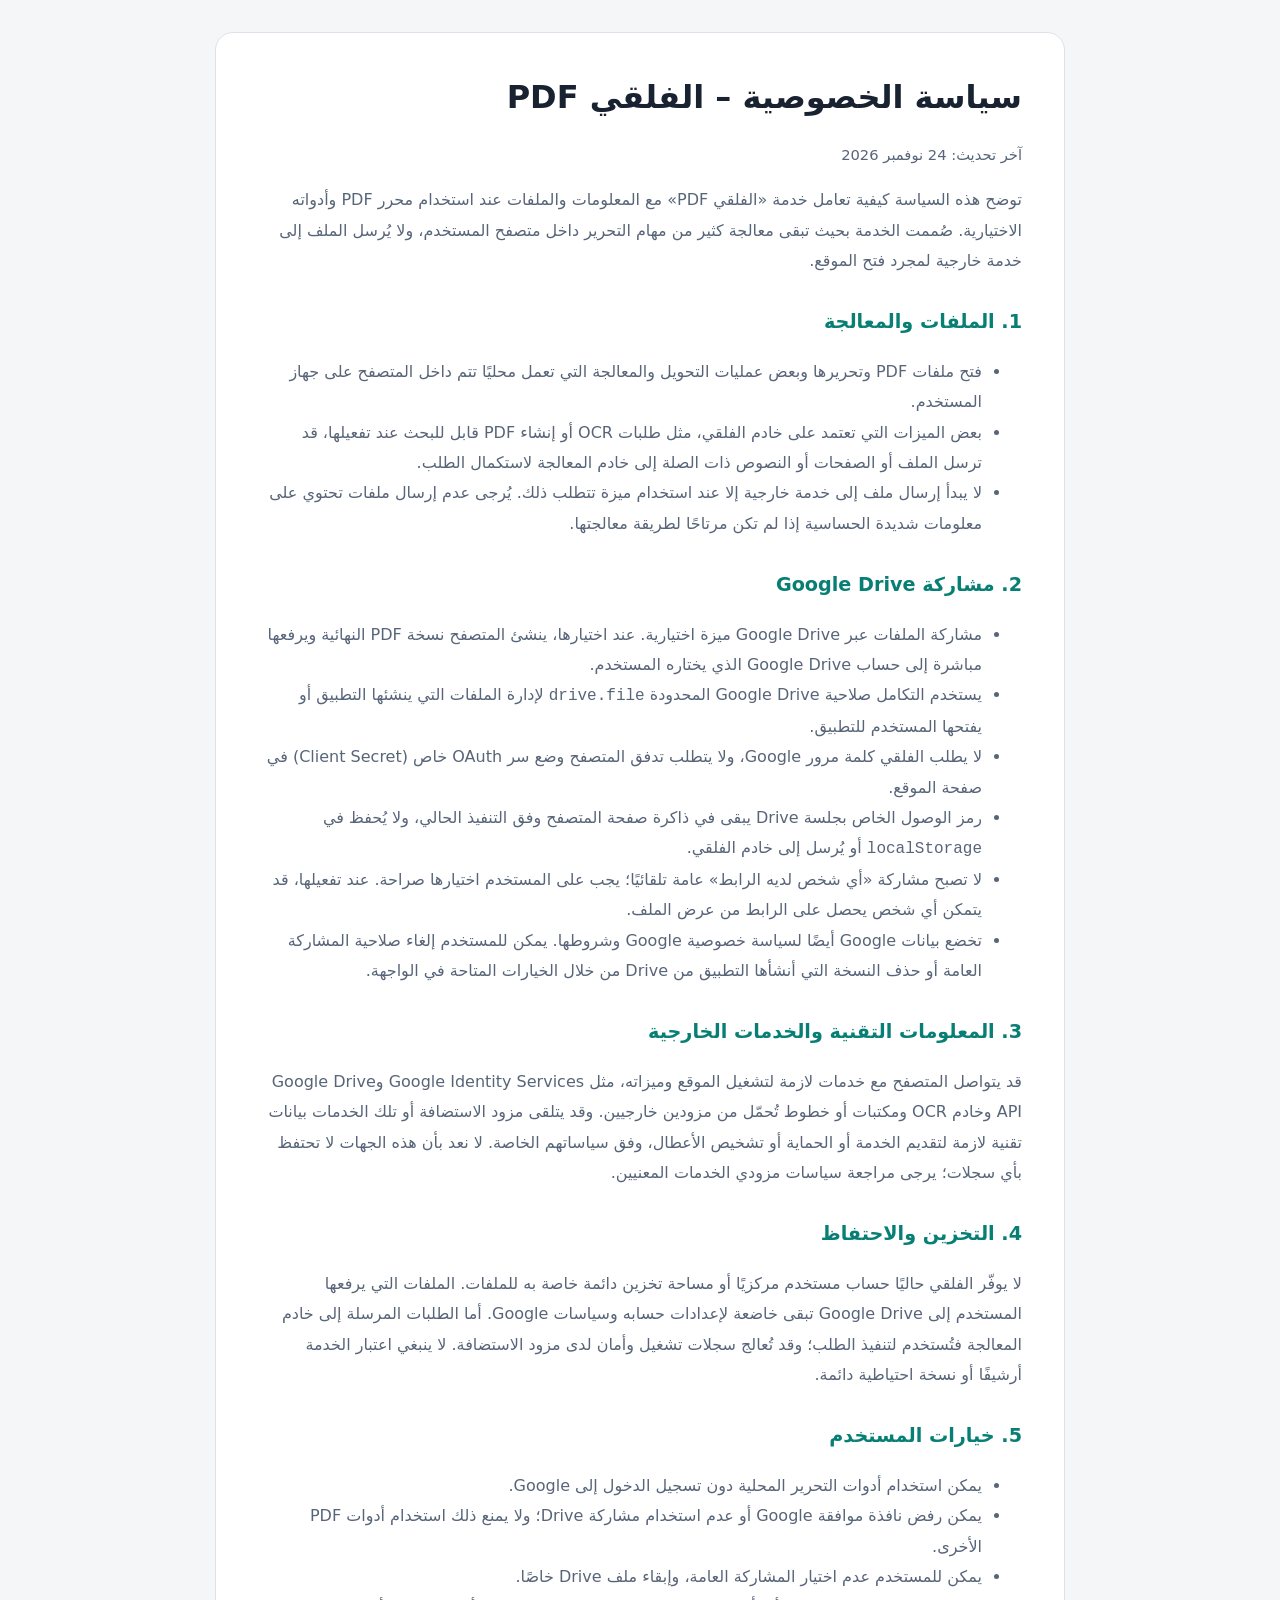
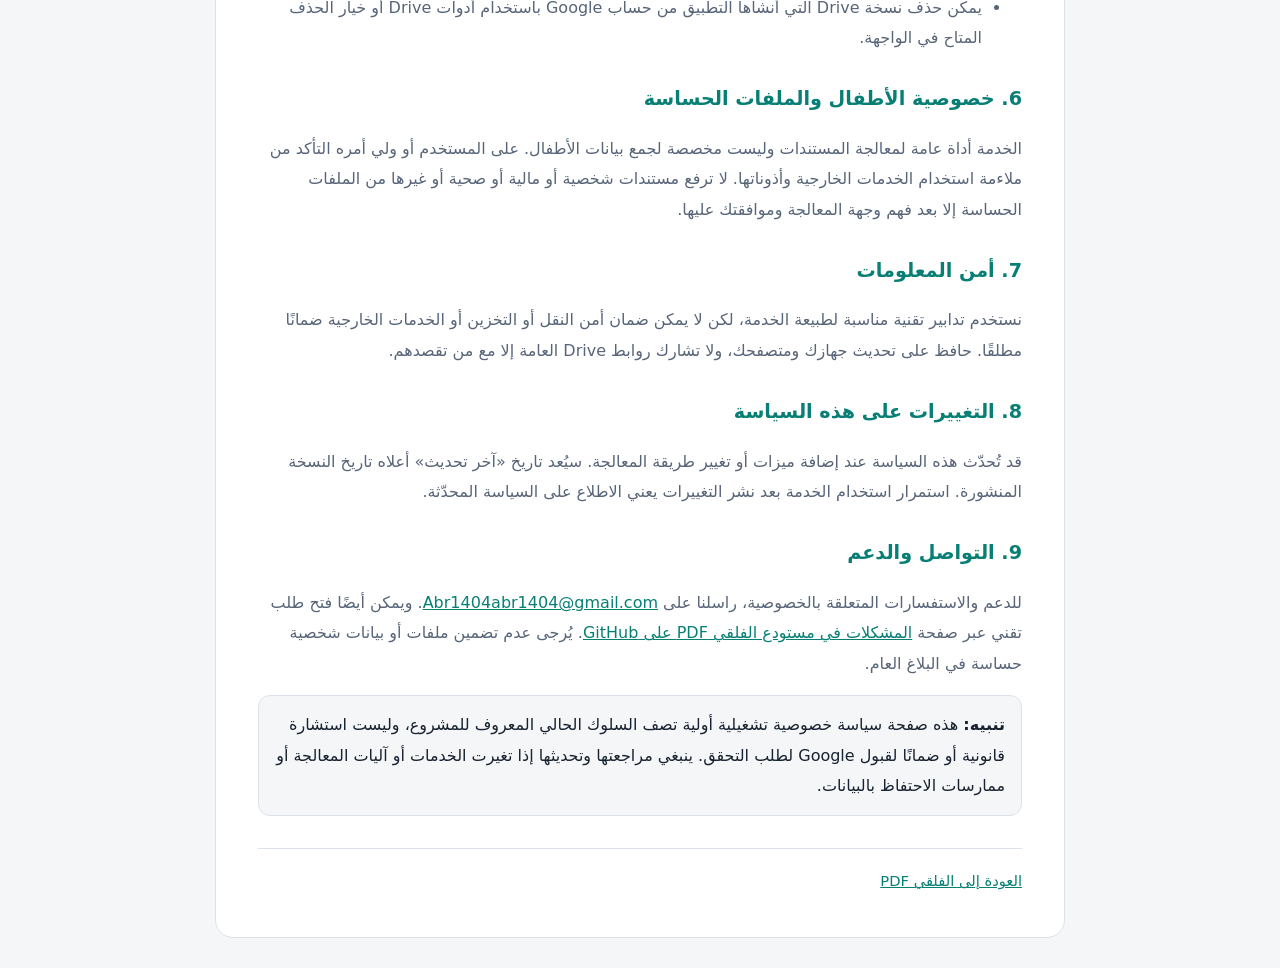
<file: privacy.html>
<!doctype html>
<html lang="ar" dir="rtl">
<head>
  <meta charset="utf-8">
  <meta name="viewport" content="width=device-width, initial-scale=1">
  <meta name="robots" content="index,follow">
  <title>سياسة الخصوصية | الفلقي PDF</title>
  <style>
    :root{color-scheme:light dark;--bg:#f4f6f8;--panel:#fff;--ink:#182230;--muted:#586579;--line:#dce2e9;--accent:#087f75}
    @media(prefers-color-scheme:dark){:root{--bg:#111820;--panel:#1b2632;--ink:#edf2f7;--muted:#b0bdca;--line:#344252;--accent:#5ee0c5}}
    *{box-sizing:border-box}body{margin:0;background:var(--bg);color:var(--ink);font:16px/1.9 system-ui,-apple-system,"Segoe UI",sans-serif}
    main{width:min(850px,calc(100% - 28px));margin:32px auto;padding:clamp(20px,5vw,42px);background:var(--panel);border:1px solid var(--line);border-radius:18px}
    h1{line-height:1.4;margin-top:0}h2{font-size:1.2rem;margin-top:28px;color:var(--accent)}
    p,li{color:var(--muted)}a{color:var(--accent);overflow-wrap:anywhere}
    .date{font-size:.92rem;color:var(--muted)}.notice{padding:14px 16px;border:1px solid var(--line);border-radius:12px;background:var(--bg)}
    footer{margin-top:32px;padding-top:18px;border-top:1px solid var(--line);font-size:.92rem;color:var(--muted)}
  </style>
</head>
<body>
<main>
  <h1>سياسة الخصوصية – الفلقي PDF</h1>
  <p class="date">آخر تحديث: 24 نوفمبر 2026</p>
  <p>توضح هذه السياسة كيفية تعامل خدمة «الفلقي PDF» مع المعلومات والملفات عند استخدام محرر PDF وأدواته الاختيارية. صُممت الخدمة بحيث تبقى معالجة كثير من مهام التحرير داخل متصفح المستخدم، ولا يُرسل الملف إلى خدمة خارجية لمجرد فتح الموقع.</p>

  <h2>1. الملفات والمعالجة</h2>
  <ul>
    <li>فتح ملفات PDF وتحريرها وبعض عمليات التحويل والمعالجة التي تعمل محليًا تتم داخل المتصفح على جهاز المستخدم.</li>
    <li>بعض الميزات التي تعتمد على خادم الفلقي، مثل طلبات OCR أو إنشاء PDF قابل للبحث عند تفعيلها، قد ترسل الملف أو الصفحات أو النصوص ذات الصلة إلى خادم المعالجة لاستكمال الطلب.</li>
    <li>لا يبدأ إرسال ملف إلى خدمة خارجية إلا عند استخدام ميزة تتطلب ذلك. يُرجى عدم إرسال ملفات تحتوي على معلومات شديدة الحساسية إذا لم تكن مرتاحًا لطريقة معالجتها.</li>
  </ul>

  <h2>2. مشاركة Google Drive</h2>
  <ul>
    <li>مشاركة الملفات عبر Google Drive ميزة اختيارية. عند اختيارها، ينشئ المتصفح نسخة PDF النهائية ويرفعها مباشرة إلى حساب Google Drive الذي يختاره المستخدم.</li>
    <li>يستخدم التكامل صلاحية Google Drive المحدودة <code>drive.file</code> لإدارة الملفات التي ينشئها التطبيق أو يفتحها المستخدم للتطبيق.</li>
    <li>لا يطلب الفلقي كلمة مرور Google، ولا يتطلب تدفق المتصفح وضع سر OAuth خاص (Client Secret) في صفحة الموقع.</li>
    <li>رمز الوصول الخاص بجلسة Drive يبقى في ذاكرة صفحة المتصفح وفق التنفيذ الحالي، ولا يُحفظ في <code>localStorage</code> أو يُرسل إلى خادم الفلقي.</li>
    <li>لا تصبح مشاركة «أي شخص لديه الرابط» عامة تلقائيًا؛ يجب على المستخدم اختيارها صراحة. عند تفعيلها، قد يتمكن أي شخص يحصل على الرابط من عرض الملف.</li>
    <li>تخضع بيانات Google أيضًا لسياسة خصوصية Google وشروطها. يمكن للمستخدم إلغاء صلاحية المشاركة العامة أو حذف النسخة التي أنشأها التطبيق من Drive من خلال الخيارات المتاحة في الواجهة.</li>
  </ul>

  <h2>3. المعلومات التقنية والخدمات الخارجية</h2>
  <p>قد يتواصل المتصفح مع خدمات لازمة لتشغيل الموقع وميزاته، مثل Google Identity Services وGoogle Drive API وخادم OCR ومكتبات أو خطوط تُحمّل من مزودين خارجيين. وقد يتلقى مزود الاستضافة أو تلك الخدمات بيانات تقنية لازمة لتقديم الخدمة أو الحماية أو تشخيص الأعطال، وفق سياساتهم الخاصة. لا نعد بأن هذه الجهات لا تحتفظ بأي سجلات؛ يرجى مراجعة سياسات مزودي الخدمات المعنيين.</p>

  <h2>4. التخزين والاحتفاظ</h2>
  <p>لا يوفّر الفلقي حاليًا حساب مستخدم مركزيًا أو مساحة تخزين دائمة خاصة به للملفات. الملفات التي يرفعها المستخدم إلى Google Drive تبقى خاضعة لإعدادات حسابه وسياسات Google. أما الطلبات المرسلة إلى خادم المعالجة فتُستخدم لتنفيذ الطلب؛ وقد تُعالج سجلات تشغيل وأمان لدى مزود الاستضافة. لا ينبغي اعتبار الخدمة أرشيفًا أو نسخة احتياطية دائمة.</p>

  <h2>5. خيارات المستخدم</h2>
  <ul>
    <li>يمكن استخدام أدوات التحرير المحلية دون تسجيل الدخول إلى Google.</li>
    <li>يمكن رفض نافذة موافقة Google أو عدم استخدام مشاركة Drive؛ ولا يمنع ذلك استخدام أدوات PDF الأخرى.</li>
    <li>يمكن للمستخدم عدم اختيار المشاركة العامة، وإبقاء ملف Drive خاصًا.</li>
    <li>يمكن حذف نسخة Drive التي أنشأها التطبيق من حساب Google باستخدام أدوات Drive أو خيار الحذف المتاح في الواجهة.</li>
  </ul>

  <h2>6. خصوصية الأطفال والملفات الحساسة</h2>
  <p>الخدمة أداة عامة لمعالجة المستندات وليست مخصصة لجمع بيانات الأطفال. على المستخدم أو ولي أمره التأكد من ملاءمة استخدام الخدمات الخارجية وأذوناتها. لا ترفع مستندات شخصية أو مالية أو صحية أو غيرها من الملفات الحساسة إلا بعد فهم وجهة المعالجة وموافقتك عليها.</p>

  <h2>7. أمن المعلومات</h2>
  <p>نستخدم تدابير تقنية مناسبة لطبيعة الخدمة، لكن لا يمكن ضمان أمن النقل أو التخزين أو الخدمات الخارجية ضمانًا مطلقًا. حافظ على تحديث جهازك ومتصفحك، ولا تشارك روابط Drive العامة إلا مع من تقصدهم.</p>

  <h2>8. التغييرات على هذه السياسة</h2>
  <p>قد تُحدّث هذه السياسة عند إضافة ميزات أو تغيير طريقة المعالجة. سيُعد تاريخ «آخر تحديث» أعلاه تاريخ النسخة المنشورة. استمرار استخدام الخدمة بعد نشر التغييرات يعني الاطلاع على السياسة المحدّثة.</p>

  <h2>9. التواصل والدعم</h2>
  <p>للدعم والاستفسارات المتعلقة بالخصوصية، راسلنا على <a href="mailto:Abr1404abr1404@gmail.com">Abr1404abr1404@gmail.com</a>. ويمكن أيضًا فتح طلب تقني عبر صفحة <a href="https://github.com/abr1404abr1404-afk/Got-pdf/issues" target="_blank" rel="noopener noreferrer">المشكلات في مستودع الفلقي PDF على GitHub</a>. يُرجى عدم تضمين ملفات أو بيانات شخصية حساسة في البلاغ العام.</p>

  <div class="notice"><strong>تنبيه:</strong> هذه صفحة سياسة خصوصية تشغيلية أولية تصف السلوك الحالي المعروف للمشروع، وليست استشارة قانونية أو ضمانًا لقبول Google لطلب التحقق. ينبغي مراجعتها وتحديثها إذا تغيرت الخدمات أو آليات المعالجة أو ممارسات الاحتفاظ بالبيانات.</div>
  <footer><a href="./">العودة إلى الفلقي PDF</a></footer>
</main>
</body>
</html>
</file>
